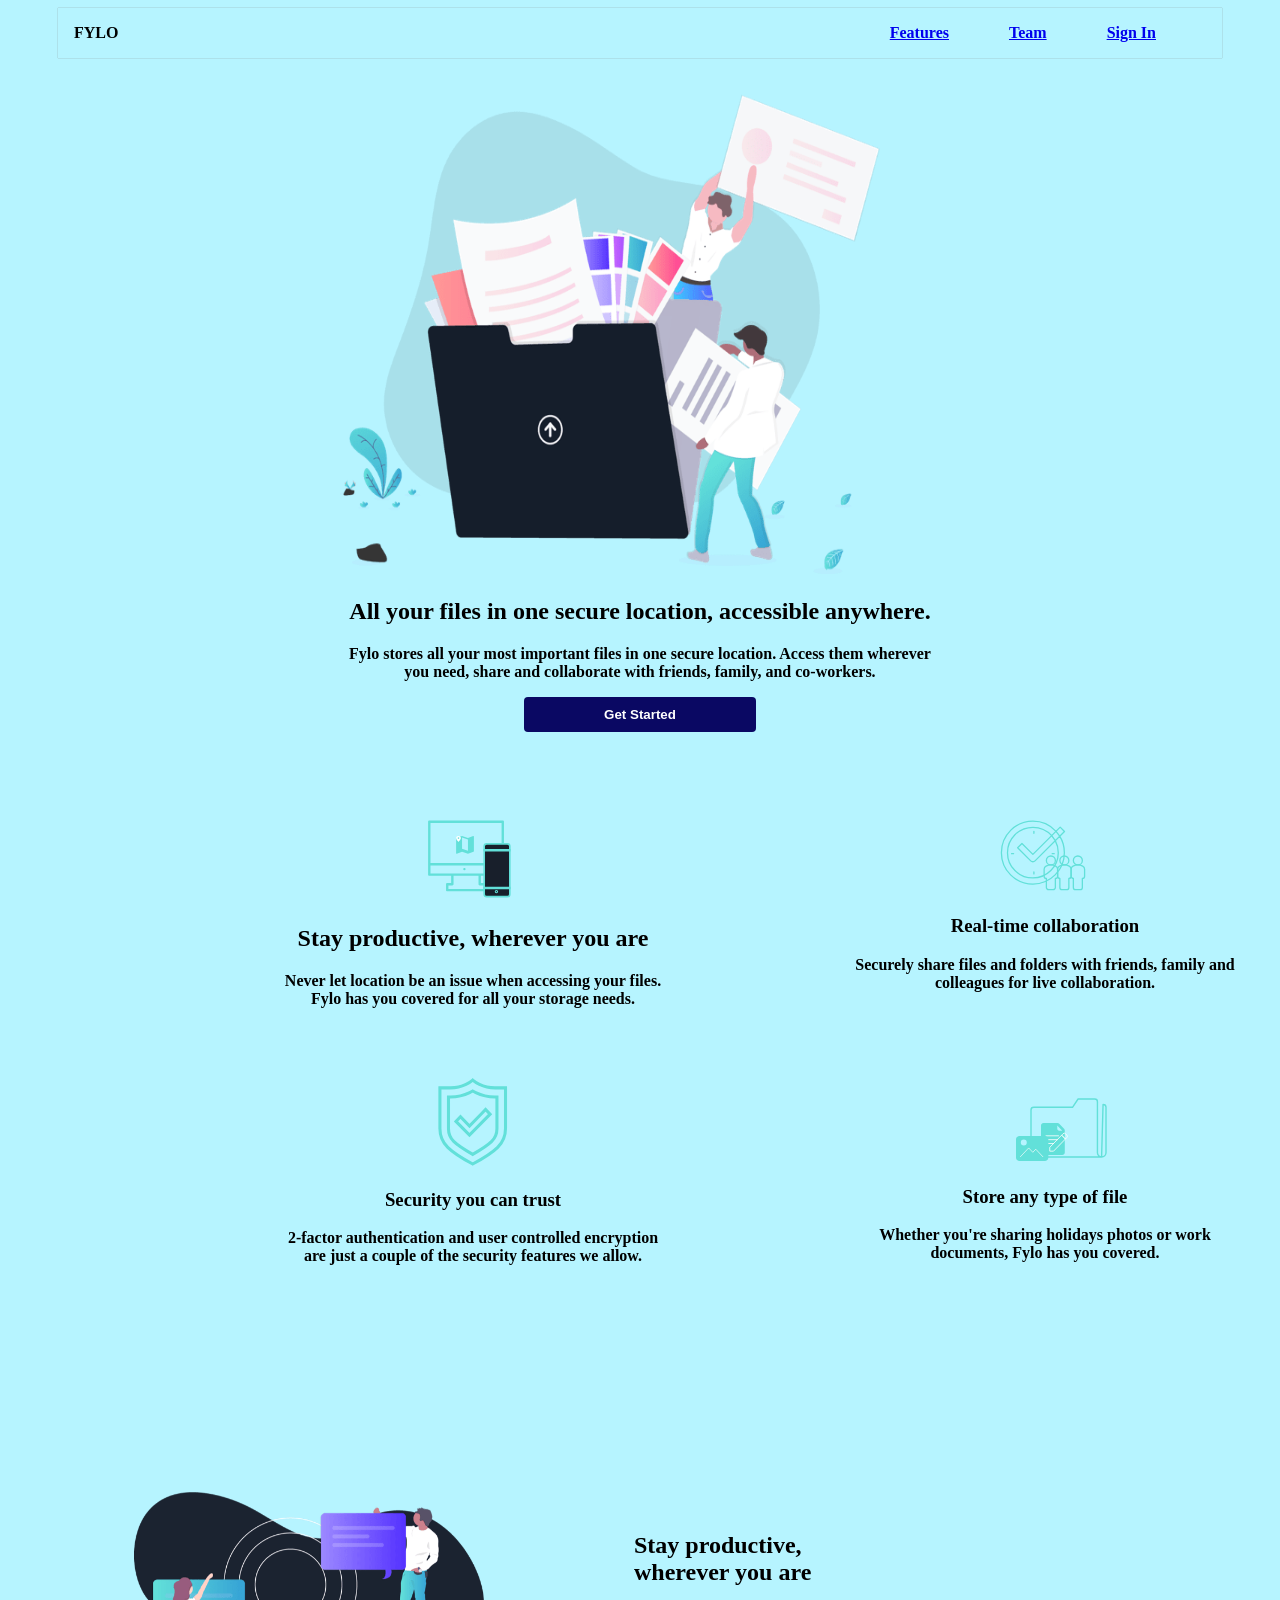
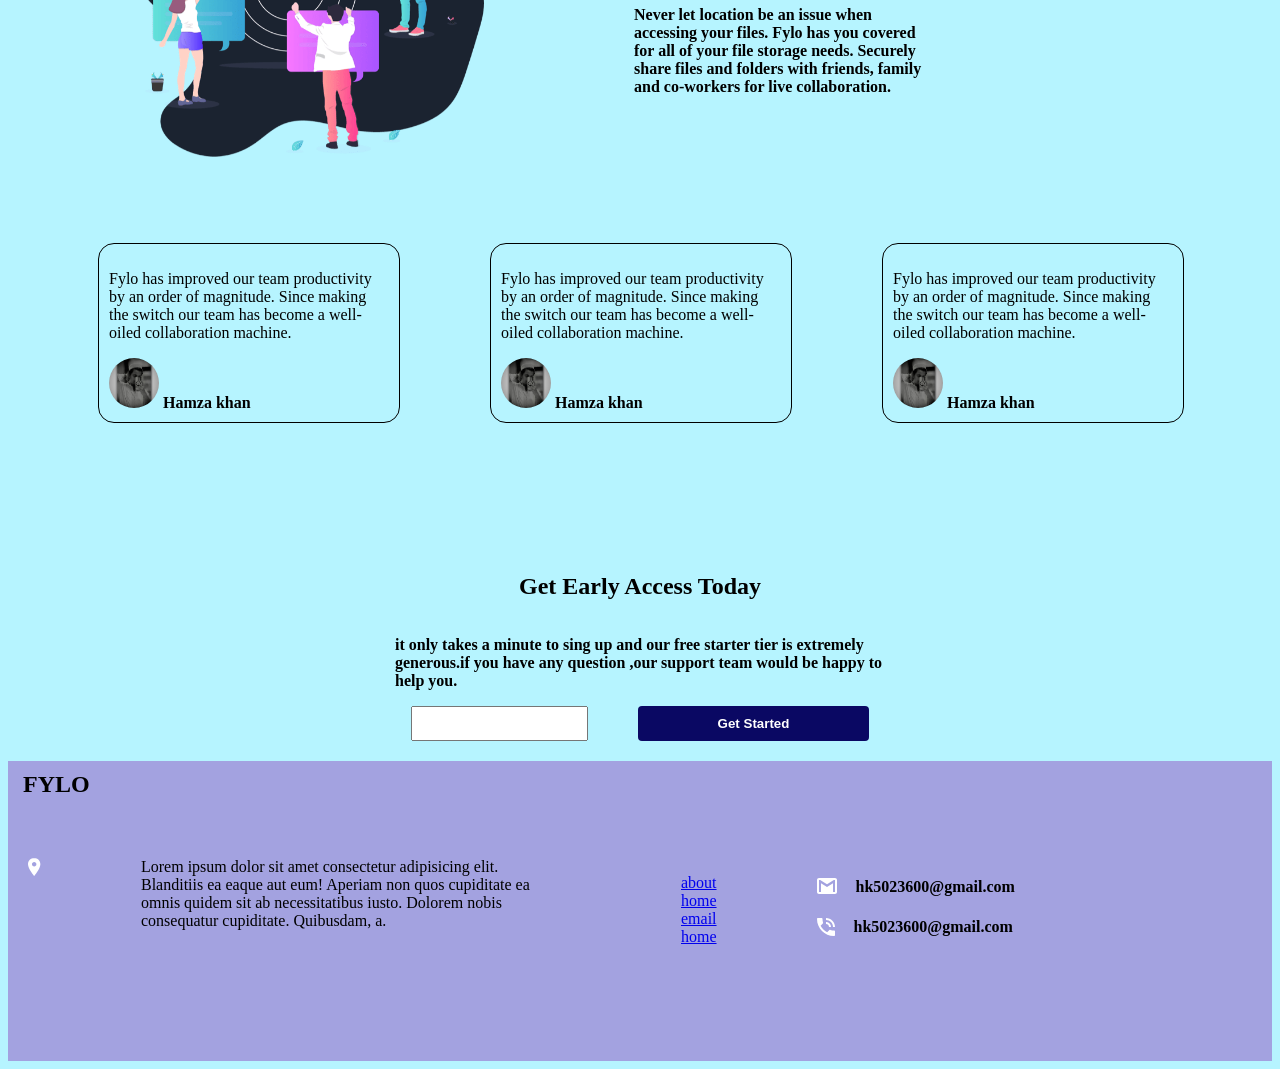
<file: index.html>
<!doctype html>
<html lang="en">
  <head>
    <meta charset="UTF-8" />
    <meta name="viewport" content="width=device-width, initial-scale=1.0" />
    <title>Document</title>
    <link rel="stylesheet" href="style.css" />
  </head>
  <body>
    <header class="header">
      <div class="logo-1">FYLO</div>
      <nav class="nav-bar">
        <a href="#">Features</a>
        <a href="#">Team</a>
        <a href="#">Sign In</a>
      </nav>
    </header>
    <section class="main-section">
      <div class="logo">
        <div class="img-div">
          <img class="img" src="first.png" alt="img " />
        </div>
        <div class="text-div">
          <h1>All your files in one secure location, accessible anywhere.</h1>

          <p>
            Fylo stores all your most important files in one secure location.
            Access them wherever you need, share and collaborate with friends,
            family, and co-workers.
          </p>

          <button class="button">Get Started</button>
        </div>
      </div>

      <div class="cards">
        <div class="card-div">
          <div class="icon-div">
            <img class="img-2" src="icon-access-anywhere.svg" alt="icon " />
          </div>
          <div class="text-div-2">
            <h2>Stay productive, wherever you are</h2>
            <p>
              Never let location be an issue when accessing your files. Fylo has
              you covered for all your storage needs.
            </p>
          </div>

          <div class="feature">
            <div class="feature-icon">
              <img class="icon-2" src="icon-security.svg" alt="Security icon" />
            </div>
            <div class="text-3">
              <h3>Security you can trust</h3>
              <p>
                2-factor authentication and user controlled encryption are just
                a couple of the security features we allow.
              </p>
            </div>
          </div>
        </div>
        <div class="card-3">
          <div class="icon-3">
            <img class="icon-3-img" src="icon-collaboration.svg" alt="icon" />
          </div>
          <div class="text-4">
            <h3>Real-time collaboration</h3>
            <p>
              Securely share files and folders with friends, family and
              colleagues for live collaboration.
            </p>
          </div>
          <div class="card-4">
            <div class="icon-4"><img src="icon-any-file.svg" alt="" /></div>
            <div class="text-4">
              <h3>Store any type of file</h3>
              <p>
                Whether you're sharing holidays photos or work documents, Fylo
                has you covered.
              </p>
            </div>
          </div>
        </div>
      </div>
    </section>
    <!-- SECTION 2 -->
    <section class="section-2">
      <div class="section-2-content">
        <div class="content">
          <img
            class="img-s2"
            src="illustration-stay-productive.png"
            alt="img "
          />
          <div class="s2-text">
            <h2>
              Stay productive,<br />
              wherever you are
            </h2>

            <p>
              Never let location be an issue when accessing your files. Fylo has
              you covered for all of your file storage needs. Securely share
              files and folders with friends, family and co-workers for live
              collaboration.
            </p>
          </div>
        </div>
        <div class="card-main">
          <div class="info-cards">
            <p>
              Fylo has improved our team productivity by an order of magnitude.
              Since making the switch our team has become a well-oiled
              collaboration machine.
            </p>
            <img class="hamza" src="hamxa.jpeg" alt="" />
            <span>Hamza khan </span>
          </div>

          <div class="info-cards">
            <p>
              Fylo has improved our team productivity by an order of magnitude.
              Since making the switch our team has become a well-oiled
              collaboration machine.
            </p>
            <img class="hamza" src="hamxa.jpeg" alt="" />
            <span>Hamza khan</span>
          </div>

          <div class="info-cards">
            <p>
              Fylo has improved our team productivity by an order of magnitude.
              Since making the switch our team has become a well-oiled
              collaboration machine.
            </p>
            <img class="hamza" src="hamxa.jpeg" alt="" />
            <span>Hamza khan</span>
          </div>
        </div>
      </div>

      <div class="git-card">
        <div class="chaild">
          <h2>Get Early Access Today</h2>
          <p>
            it only takes a minute to sing up and our free starter tier is
            extremely generous.if you have any question ,our support team would
            be happy to help you.
          </p>
          <div class="btns">
            <input type="email" name=" email@exmaple" id=" email@exmaple" />
            <button class="button">Get Started</button>
          </div>
        </div>
      </div>
      <footer class="m">
        <h2 class="H2">FYLO</h2>
        <div class="footer">
          <div><img class="IMG-P" src="icon-location.svg" alt="" /></div>
          <div class="location">
            Lorem ipsum dolor sit amet consectetur adipisicing elit. Blanditiis
            ea eaque aut eum! Aperiam non quos cupiditate ea omnis quidem sit ab
            necessitatibus iusto. Dolorem nobis consequatur cupiditate.
            Quibusdam, a.
          </div>
          <ul>
            <li><a href="#">about</a></li>
            <li><a href="#">home</a></li>
            <li><a href="#">email</a></li>
            <li><a href="#">home</a></li>
          </ul>
          <div class="main-">
            <div class="icons">
              <div><img src="icon-email.svg" alt="gmail" /></div>
              <span>hk5023600@gmail.com</span>
            </div>
            <div class="icons">
              <div><img src="icon-phone.svg" alt="gmail" /></div>
              <span>hk5023600@gmail.com</span>
            </div>
          </div>
        </div>
      </footer>
    </section>
  </body>
</html>
</file>
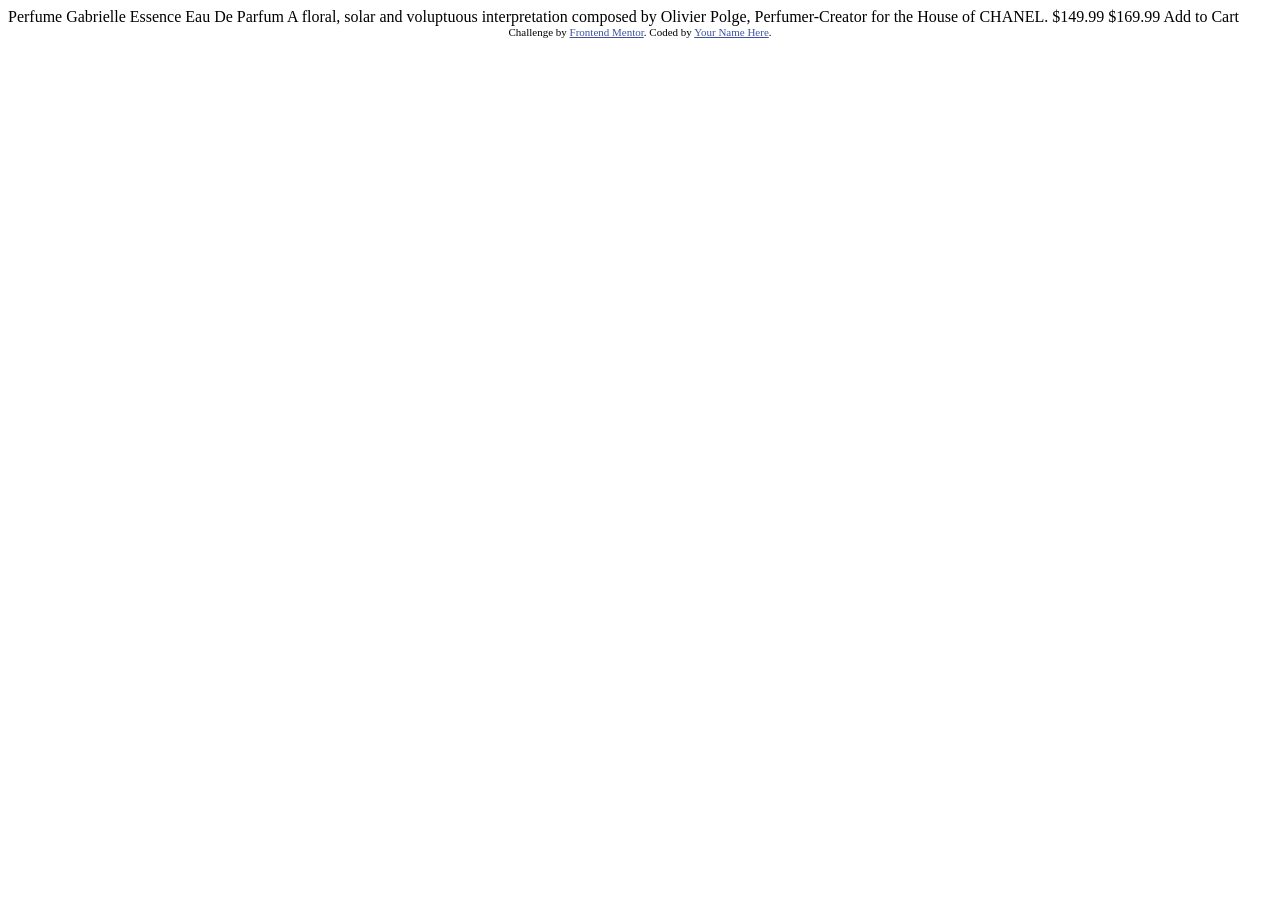
<file: Downloads/product-preview-card-component-main/index.html>
<!DOCTYPE html>
<html lang="en">
<head>
  <meta charset="UTF-8">
  <meta name="viewport" content="width=device-width, initial-scale=1.0"> <!-- displays site properly based on user's device -->

  <link rel="icon" type="image/png" sizes="32x32" href="./images/favicon-32x32.png">
  
  <title>Frontend Mentor | Product preview card component</title>

  <!-- Feel free to remove these styles or customise in your own stylesheet 👍 -->
  <style>
    .attribution { font-size: 0.6875rem; text-align: center; }
    .attribution a { color: hsl(228, 45%, 44%); }
  </style>
</head>
<body>

  Perfume

  Gabrielle Essence Eau De Parfum

  A floral, solar and voluptuous interpretation composed by Olivier Polge, 
  Perfumer-Creator for the House of CHANEL.

  $149.99
  $169.99

  Add to Cart
  
  <footer class="attribution">
    Challenge by <a href="https://www.frontendmentor.io?ref=challenge">Frontend Mentor</a>. 
    Coded by <a href="#">Your Name Here</a>.
  </footer>
</body>
</html>
</file>
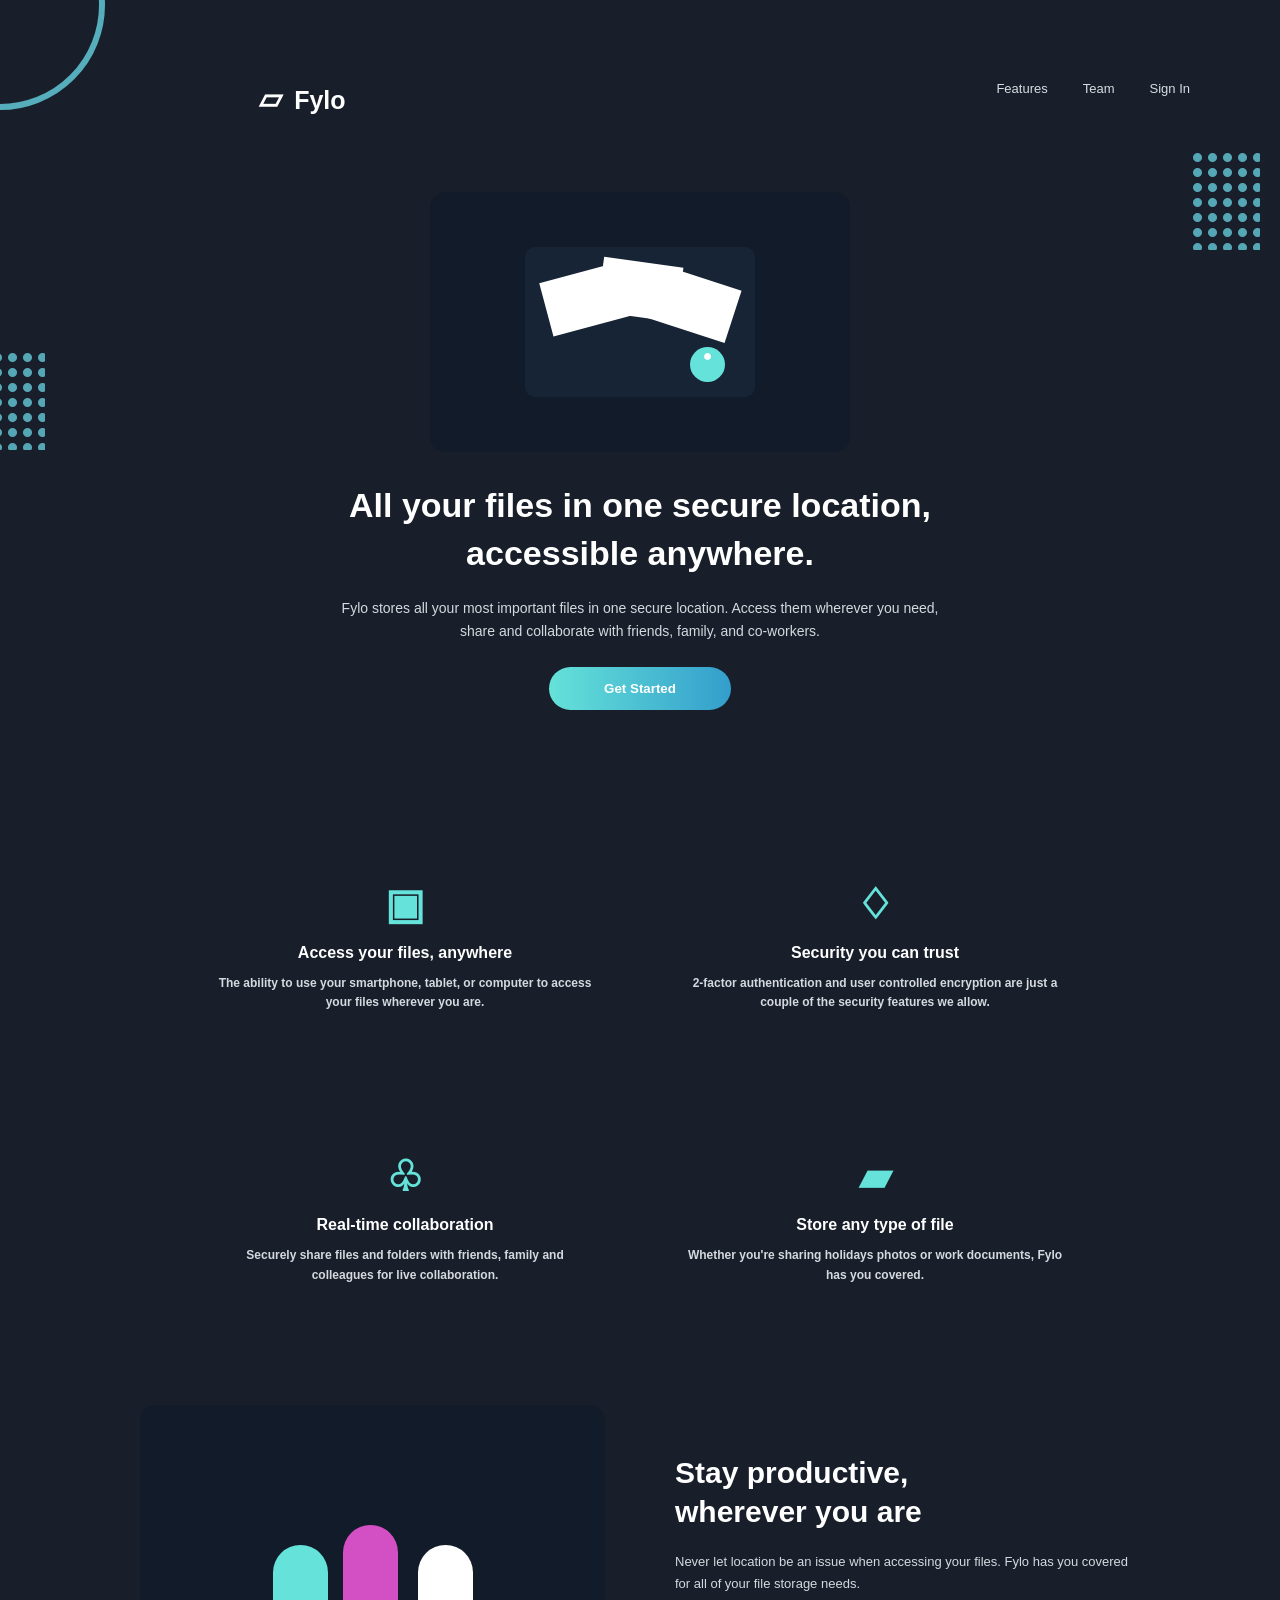
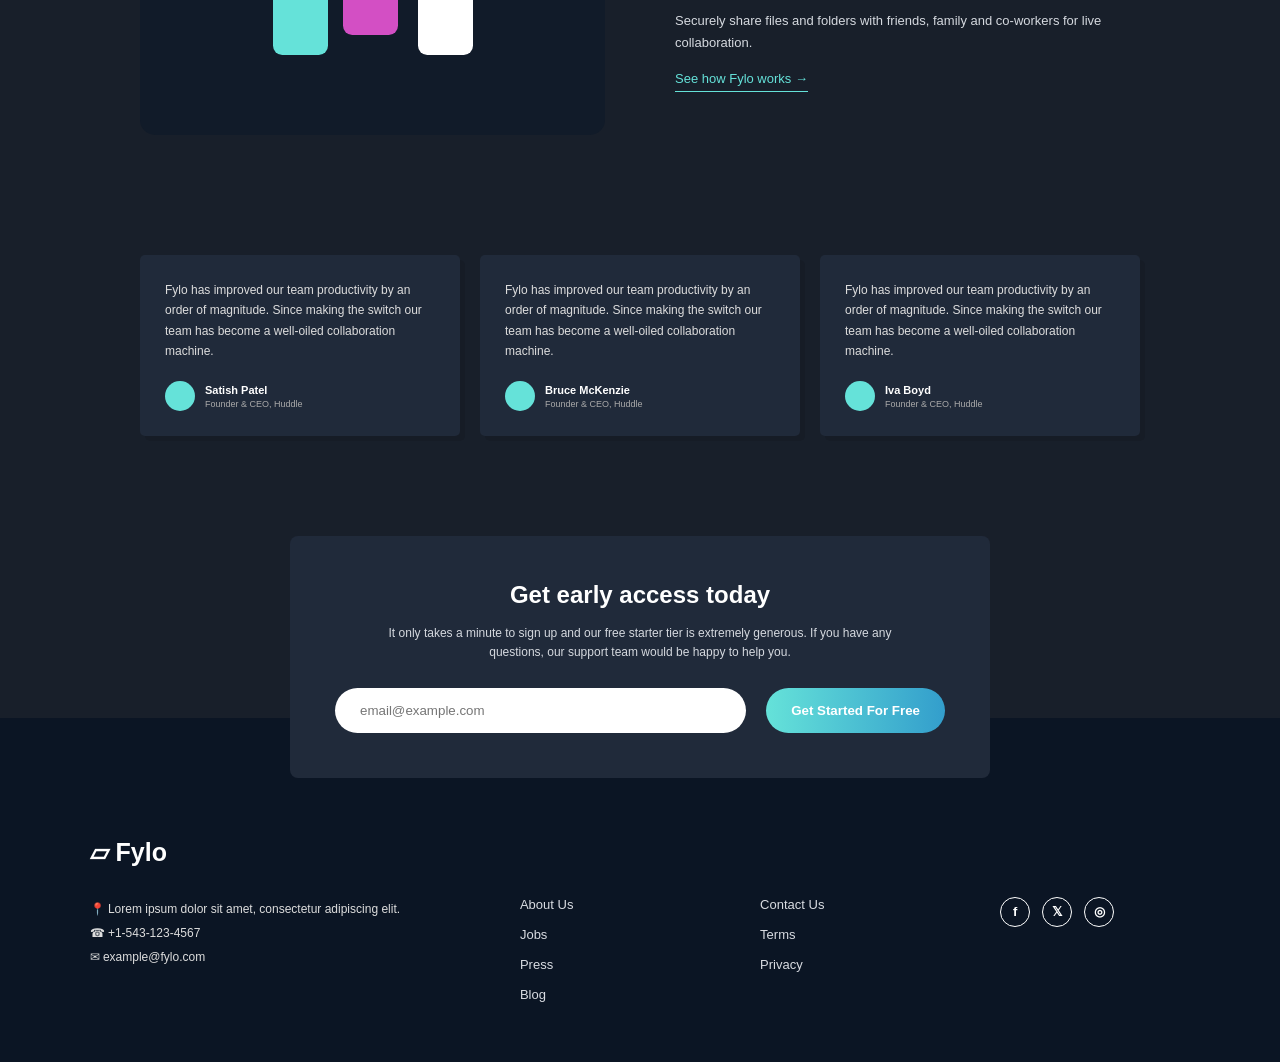
<file: demo.html>
<!doctype html>
<html lang="en">
  <head>
    <meta charset="UTF-8" />
    <meta name="viewport" content="width=device-width, initial-scale=1.0" />
    <title>Fylo Landing Page</title>
    <link rel="stylesheet" href="style.css" />
  </head>
  <style>
    * {
      margin: 0;
      padding: 0;
      box-sizing: border-box;
    }

    :root {
      --dark: #181f2a;
      --dark-blue: #0b1524;
      --card: #202a3a;
      --cyan: #65e2d9;
      --blue: #339ecc;
      --white: #ffffff;
      --text: #d5d9df;
    }

    body {
      font-family: Arial, Helvetica, sans-serif;
      background: var(--dark);
      color: var(--white);
      overflow-x: hidden;
    }

    /* ================= HEADER ================= */

    header {
      width: 90%;
      max-width: 1100px;
      margin: auto;
      padding: 45px 0 30px;

      display: flex;
      align-items: center;
      justify-content: space-between;
    }

    .logo {
      font-size: 25px;
      font-weight: bold;
    }

    .logo-icon {
      font-size: 30px;
      margin-right: 5px;
    }

    nav {
      display: flex;
      gap: 35px;
    }

    nav a,
    footer a {
      color: #d9dce2;
      text-decoration: none;
      font-size: 13px;
    }

    nav a:hover,
    footer a:hover {
      color: var(--cyan);
    }

    /* ================= HERO ================= */

    .hero {
      width: 90%;
      max-width: 1000px;
      margin: 30px auto 100px;

      display: flex;
      flex-direction: column;
      align-items: center;
      text-align: center;
    }

    .hero-image {
      width: 420px;
      height: 260px;
      position: relative;
      margin-bottom: 30px;

      background: #111b29;
      border-radius: 15px;
    }

    /* Simple illustration */
    .folder {
      position: absolute;
      width: 230px;
      height: 150px;
      background: #172435;
      border-radius: 10px;
      left: 50%;
      top: 50%;
      transform: translate(-50%, -50%);
    }

    .paper {
      position: absolute;
      width: 80px;
      height: 55px;
      background: white;
      transform: rotate(-15deg);
    }

    .paper1 {
      left: 20px;
      top: 25px;
    }

    .paper2 {
      left: 75px;
      top: 15px;
      transform: rotate(8deg);
    }

    .paper3 {
      left: 130px;
      top: 30px;
      transform: rotate(18deg);
    }

    .folder-person {
      position: absolute;
      right: 30px;
      bottom: 15px;

      width: 35px;
      height: 35px;
      border-radius: 50%;
      background: var(--cyan);
    }

    .hero-content {
      max-width: 680px;
    }

    .hero h1 {
      font-size: 34px;
      line-height: 1.4;
      margin-bottom: 20px;
    }

    .hero p {
      color: var(--text);
      line-height: 1.6;
      font-size: 14px;
      max-width: 600px;
      margin: auto;
    }

    button {
      border: none;
      color: white;
      background: linear-gradient(90deg, #65e2d9, #339ecc);

      padding: 14px 55px;
      border-radius: 30px;
      font-weight: bold;
      cursor: pointer;
      transition: 0.3s;
    }

    .hero button {
      margin-top: 25px;
    }

    button:hover {
      transform: scale(1.05);
      box-shadow: 0 5px 20px rgba(101, 226, 217, 0.3);
    }

    /* ================= FEATURES ================= */

    .features {
      width: 850px;
      max-width: 90%;
      margin: auto;

      display: grid;
      grid-template-columns: repeat(2, 1fr);
      gap: 70px 90px;

      text-align: center;
    }

    .feature-icon {
      color: var(--cyan);
      font-size: 42px;
      margin-bottom: 15px;
    }

    .feature h3 {
      font-size: 16px;
      margin-bottom: 12px;
    }

    .feature p {
      color: var(--text);
      font-size: 12px;
      line-height: 1.6;
    }

    /* ================= PRODUCTIVE ================= */

    .productive {
      width: 90%;
      max-width: 1000px;
      margin: 120px auto;

      display: flex;
      align-items: center;
      gap: 70px;
    }

    .productive-image {
      width: 50%;
      height: 330px;

      background: #111b29;
      border-radius: 15px;

      position: relative;
    }

    .people {
      position: absolute;
      left: 50%;
      top: 50%;
      transform: translate(-50%, -50%);

      width: 220px;
      height: 170px;
    }

    .person {
      position: absolute;
      width: 55px;
      height: 110px;
      background: var(--cyan);
      border-radius: 30px 30px 10px 10px;
    }

    .person1 {
      left: 10px;
      bottom: 0;
    }

    .person2 {
      left: 80px;
      bottom: 20px;
      background: #d34fc4;
    }

    .person3 {
      right: 10px;
      bottom: 0;
      background: #fff;
    }

    .productive-content {
      width: 50%;
    }

    .productive-content h2 {
      font-size: 30px;
      line-height: 1.3;
      margin-bottom: 20px;
    }

    .productive-content p {
      color: var(--text);
      font-size: 13px;
      line-height: 1.7;
      margin-bottom: 15px;
    }

    .productive-content a {
      color: var(--cyan);
      font-size: 13px;
      text-decoration: none;
      border-bottom: 1px solid var(--cyan);
      padding-bottom: 5px;
    }

    /* ================= TESTIMONIALS ================= */

    .testimonials {
      width: 90%;
      max-width: 1000px;
      margin: 80px auto;

      display: grid;
      grid-template-columns: repeat(3, 1fr);
      gap: 20px;
    }

    .testimonial {
      background: var(--card);
      padding: 25px;
      border-radius: 5px;

      box-shadow: 5px 5px 0 rgba(0, 0, 0, 0.1);
    }

    .testimonial > p {
      color: #ddd;
      font-size: 12px;
      line-height: 1.7;
      margin-bottom: 20px;
    }

    .user {
      display: flex;
      align-items: center;
      gap: 10px;
    }

    .avatar {
      width: 30px;
      height: 30px;
      border-radius: 50%;
      background: var(--cyan);
    }

    .user strong {
      display: block;
      font-size: 11px;
    }

    .user small {
      display: block;
      color: #aaa;
      font-size: 9px;
      margin-top: 3px;
    }

    /* ================= CTA ================= */

    .cta {
      width: 700px;
      max-width: 90%;

      background: var(--card);
      text-align: center;

      padding: 45px;
      margin: 100px auto 0;

      border-radius: 8px;

      position: relative;
      z-index: 2;
    }

    .cta h2 {
      font-size: 24px;
      margin-bottom: 15px;
    }

    .cta p {
      color: var(--text);
      font-size: 12px;
      line-height: 1.6;
      max-width: 550px;
      margin: auto;
    }

    .form {
      display: flex;
      gap: 20px;
      margin-top: 25px;
    }

    .form input {
      flex: 1;
      border: none;
      outline: none;

      padding: 15px 25px;
      border-radius: 30px;
    }

    .form button {
      padding: 14px 25px;
      white-space: nowrap;
    }

    /* ================= FOOTER ================= */

    footer {
      background: var(--dark-blue);
      padding: 120px 7% 60px;
      margin-top: -60px;
    }

    .footer-logo {
      font-size: 25px;
      font-weight: bold;
      margin-bottom: 30px;
    }

    .footer-content {
      display: grid;
      grid-template-columns: 2fr 1fr 1fr 1fr;
      gap: 50px;
    }

    .contact p {
      color: #ddd;
      font-size: 12px;
      line-height: 2;
    }

    .footer-content > div:not(.contact):not(.social) {
      display: flex;
      flex-direction: column;
      gap: 15px;
    }

    .social {
      display: flex;
      gap: 12px;
    }

    .social span {
      width: 30px;
      height: 30px;

      border: 1px solid white;
      border-radius: 50%;

      display: flex;
      align-items: center;
      justify-content: center;

      font-size: 13px;
    }

    /* ================= DECORATIONS ================= */

    .circle {
      position: absolute;
      width: 210px;
      height: 210px;

      border: 6px solid #66d2e2;
      border-radius: 50%;

      left: -105px;
      top: -100px;
      opacity: 0.8;
    }

    .dots {
      position: absolute;

      width: 70px;
      height: 100px;

      background-image: radial-gradient(#65c9d9 4px, transparent 5px);

      background-size: 15px 15px;
      opacity: 0.8;
    }

    .dots-left {
      left: -25px;
      top: 350px;
    }

    .dots-right {
      right: 20px;
      top: 150px;
    }

    /* ================= RESPONSIVE ================= */

    @media (max-width: 768px) {
      header {
        padding-top: 25px;
      }

      nav {
        gap: 15px;
      }

      nav a {
        font-size: 11px;
      }

      .hero h1 {
        font-size: 26px;
      }

      .hero-image {
        width: 90%;
        height: 220px;
      }

      .features {
        grid-template-columns: 1fr;
        gap: 50px;
      }

      .productive {
        flex-direction: column;
        margin: 80px auto;
      }

      .productive-image,
      .productive-content {
        width: 100%;
      }

      .productive-content h2 {
        font-size: 25px;
      }

      .testimonials {
        grid-template-columns: 1fr;
      }

      .form {
        flex-direction: column;
      }

      .form button {
        width: 100%;
      }

      .footer-content {
        grid-template-columns: 1fr;
        gap: 30px;
      }

      footer {
        padding-top: 100px;
      }
    }
  </style>

  <body>
    <!-- Decorative background -->
    <div class="circle"></div>
    <div class="dots dots-left"></div>
    <div class="dots dots-right"></div>

    <header>
      <div class="logo">
        <span class="logo-icon">▱</span>
        Fylo
      </div>

      <nav>
        <a href="#">Features</a>
        <a href="#">Team</a>
        <a href="#">Sign In</a>
      </nav>
    </header>

    <main>
      <!-- Hero -->
      <section class="hero">
        <div class="hero-image">
          <div class="folder">
            <div class="paper paper1"></div>
            <div class="paper paper2"></div>
            <div class="paper paper3"></div>
            <div class="folder-person">●</div>
          </div>
        </div>

        <div class="hero-content">
          <h1>All your files in one secure location, accessible anywhere.</h1>

          <p>
            Fylo stores all your most important files in one secure location.
            Access them wherever you need, share and collaborate with friends,
            family, and co-workers.
          </p>

          <button>Get Started</button>
        </div>
      </section>

      <!-- Features -->
      <section class="features">
        <div class="feature">
          <div class="feature-icon">▣</div>
          <h3>Access your files, anywhere</h3>
          <p>
            The ability to use your smartphone, tablet, or computer to access
            your files wherever you are.
          </p>
        </div>

        <div class="feature">
          <div class="feature-icon">♢</div>
          <h3>Security you can trust</h3>
          <p>
            2-factor authentication and user controlled encryption are just a
            couple of the security features we allow.
          </p>
        </div>

        <div class="feature">
          <div class="feature-icon">♧</div>
          <h3>Real-time collaboration</h3>
          <p>
            Securely share files and folders with friends, family and colleagues
            for live collaboration.
          </p>
        </div>

        <div class="feature">
          <div class="feature-icon">▰</div>
          <h3>Store any type of file</h3>
          <p>
            Whether you're sharing holidays photos or work documents, Fylo has
            you covered.
          </p>
        </div>
      </section>

      <!-- Productivity -->
      <section class="productive">
        <div class="productive-image">
          <div class="people">
            <span class="person person1"></span>
            <span class="person person2"></span>
            <span class="person person3"></span>
          </div>
        </div>

        <div class="productive-content">
          <h2>
            Stay productive,<br />
            wherever you are
          </h2>

          <p>
            Never let location be an issue when accessing your files. Fylo has
            you covered for all of your file storage needs.
          </p>

          <p>
            Securely share files and folders with friends, family and co-workers
            for live collaboration.
          </p>

          <a href="#">See how Fylo works →</a>
        </div>
      </section>

      <!-- Testimonials -->
      <section class="testimonials">
        <div class="testimonial">
          <p>
            Fylo has improved our team productivity by an order of magnitude.
            Since making the switch our team has become a well-oiled
            collaboration machine.
          </p>

          <div class="user">
            <div class="avatar"></div>
            <div>
              <strong>Satish Patel</strong>
              <small>Founder & CEO, Huddle</small>
            </div>
          </div>
        </div>

        <div class="testimonial">
          <p>
            Fylo has improved our team productivity by an order of magnitude.
            Since making the switch our team has become a well-oiled
            collaboration machine.
          </p>

          <div class="user">
            <div class="avatar"></div>
            <div>
              <strong>Bruce McKenzie</strong>
              <small>Founder & CEO, Huddle</small>
            </div>
          </div>
        </div>

        <div class="testimonial">
          <p>
            Fylo has improved our team productivity by an order of magnitude.
            Since making the switch our team has become a well-oiled
            collaboration machine.
          </p>

          <div class="user">
            <div class="avatar"></div>
            <div>
              <strong>Iva Boyd</strong>
              <small>Founder & CEO, Huddle</small>
            </div>
          </div>
        </div>
      </section>

      <!-- CTA -->
      <section class="cta">
        <h2>Get early access today</h2>

        <p>
          It only takes a minute to sign up and our free starter tier is
          extremely generous. If you have any questions, our support team would
          be happy to help you.
        </p>

        <div class="form">
          <input type="email" placeholder="email@example.com" />
          <button>Get Started For Free</button>
        </div>
      </section>
    </main>

    <!-- Footer -->
    <footer>
      <div class="footer-logo"><span>▱</span> Fylo</div>

      <div class="footer-content">
        <div class="contact">
          <p>📍 Lorem ipsum dolor sit amet, consectetur adipiscing elit.</p>
          <p>☎ +1-543-123-4567</p>
          <p>✉ example@fylo.com</p>
        </div>

        <div>
          <a href="#">About Us</a>
          <a href="#">Jobs</a>
          <a href="#">Press</a>
          <a href="#">Blog</a>
        </div>

        <div>
          <a href="#">Contact Us</a>
          <a href="#">Terms</a>
          <a href="#">Privacy</a>
        </div>

        <div class="social">
          <span>f</span>
          <span>𝕏</span>
          <span>◎</span>
        </div>
      </div>
    </footer>
  </body>
</html>
</file>
<file: style.css>
body {
  background-color: #b6f4ff;
}
.header {
  display: flex;
  justify-content: space-between;
  margin: 0 50px;
  font-weight: bold;
  margin-top: 2px;

  padding: 16px;
  box-shadow: gray -0px 0px 1px 0px;
}
.nav-bar {
  display: flex;
  gap: 60px;
  margin-right: 50px;
  animation-duration: 5s;
}
.nav-bar:hover {
  background-color: #7170c2;
  color: #198d45;
}
.logo {
  margin: auto;
  width: 600px;

  padding: 16px;
  margin-top: 20px;
}
.main-div {
  width: 100%;
  height: 100%;
  display: flex;
  flex-direction: column;
  align-items: center;
}
.img {
  width: 540px;
  height: 480px;
}
.text-div {
  font-weight: bold;
  text-align: center;
  margin-top: 20px;
}
.button {
  background-color: #0a0863;
  color: #ffffff;
  padding: 10px 80px;
  border: none;
  border-radius: 4px;
  cursor: pointer;
  font-weight: bold;
}
.cards {
  display: flex;
  margin-left: 230px;
  padding: 16px;
  margin-top: 20px;
}
.card-div {
  margin-left: 8px;
  width: 400px;
  padding: 16px;
  margin-top: 20px;
}
.icon-div {
  width: 50px;
  height: 50px;
  margin-left: 150px;
}
.text-div-2 {
  font-weight: bold;
  text-align: center;
  margin-top: 55px;
}
.feature {
  font-weight: bold;
  text-align: center;
  margin-top: 70px;
}
.card-3 {
  margin-left: 150px;
  width: 400px;
  padding: 16px;
  margin-top: 20px;
}
.icon-3 {
  margin-left: 150px;
}

.text-4 {
  font-weight: bold;
  text-align: center;
  margin-top: 20px;
}
.card-4 {
  padding: 16px;
  margin-top: 30px;
}
.icon-4 {
  margin-left: 150px;
  margin-top: 60px;
}
.section-2 {
  margin-top: 150px;
}
.img-s2 {
  margin-left: 60px;
  width: 350px;
}
.content {
  gap: 150px;
  display: flex;
  margin: 0 50px;
  font-weight: bold;
  margin-top: 2px;

  padding: 16px;
}
.s2-text {
  width: 300px;
  font-weight: bold;

  margin-top: 20px;
}
h2 {
  font-weight: bolder;
}
.info-cards {
  border-radius: 16px;
  margin-left: 90px;
  margin-top: 70px;
  padding: 10px;
  width: 280px;
  border: 1px solid #000000;
}
.card-main {
  display: flex;
}
.hamza {
  width: 50px;
  height: 50px;
  border-radius: 50%;
}
.git-card {
  margin-top: 130px;
}
.chaild {
  margin: auto;

  width: 490px;
  display: flex;
  flex-direction: column;
  align-items: center;
  font-weight: bold;
}
.btns {
  display: flex;
  gap: 50px;
}
.location {
  width: 400px;
}
.m {
  height: 300px;
  width: auto;
  background-color: #a3a2e0;
  padding: auto;
}
.footer {
  margin-top: 50px;
  display: flex;
  gap: 100px;
}
.ul,
li {
  list-style: none;
  column-gap: 20px;
}
.icons {
  margin-top: 20px;
  display: flex;
  gap: 19px;
}
.main- {
  flex-direction: column;
}
.H2 {
  padding: 10px 15px;
}
.IMG-P {
  margin-left: 20px;
}
.flex {
  display: flex;
}
span {
  font-weight: bolder;
}
</file>
